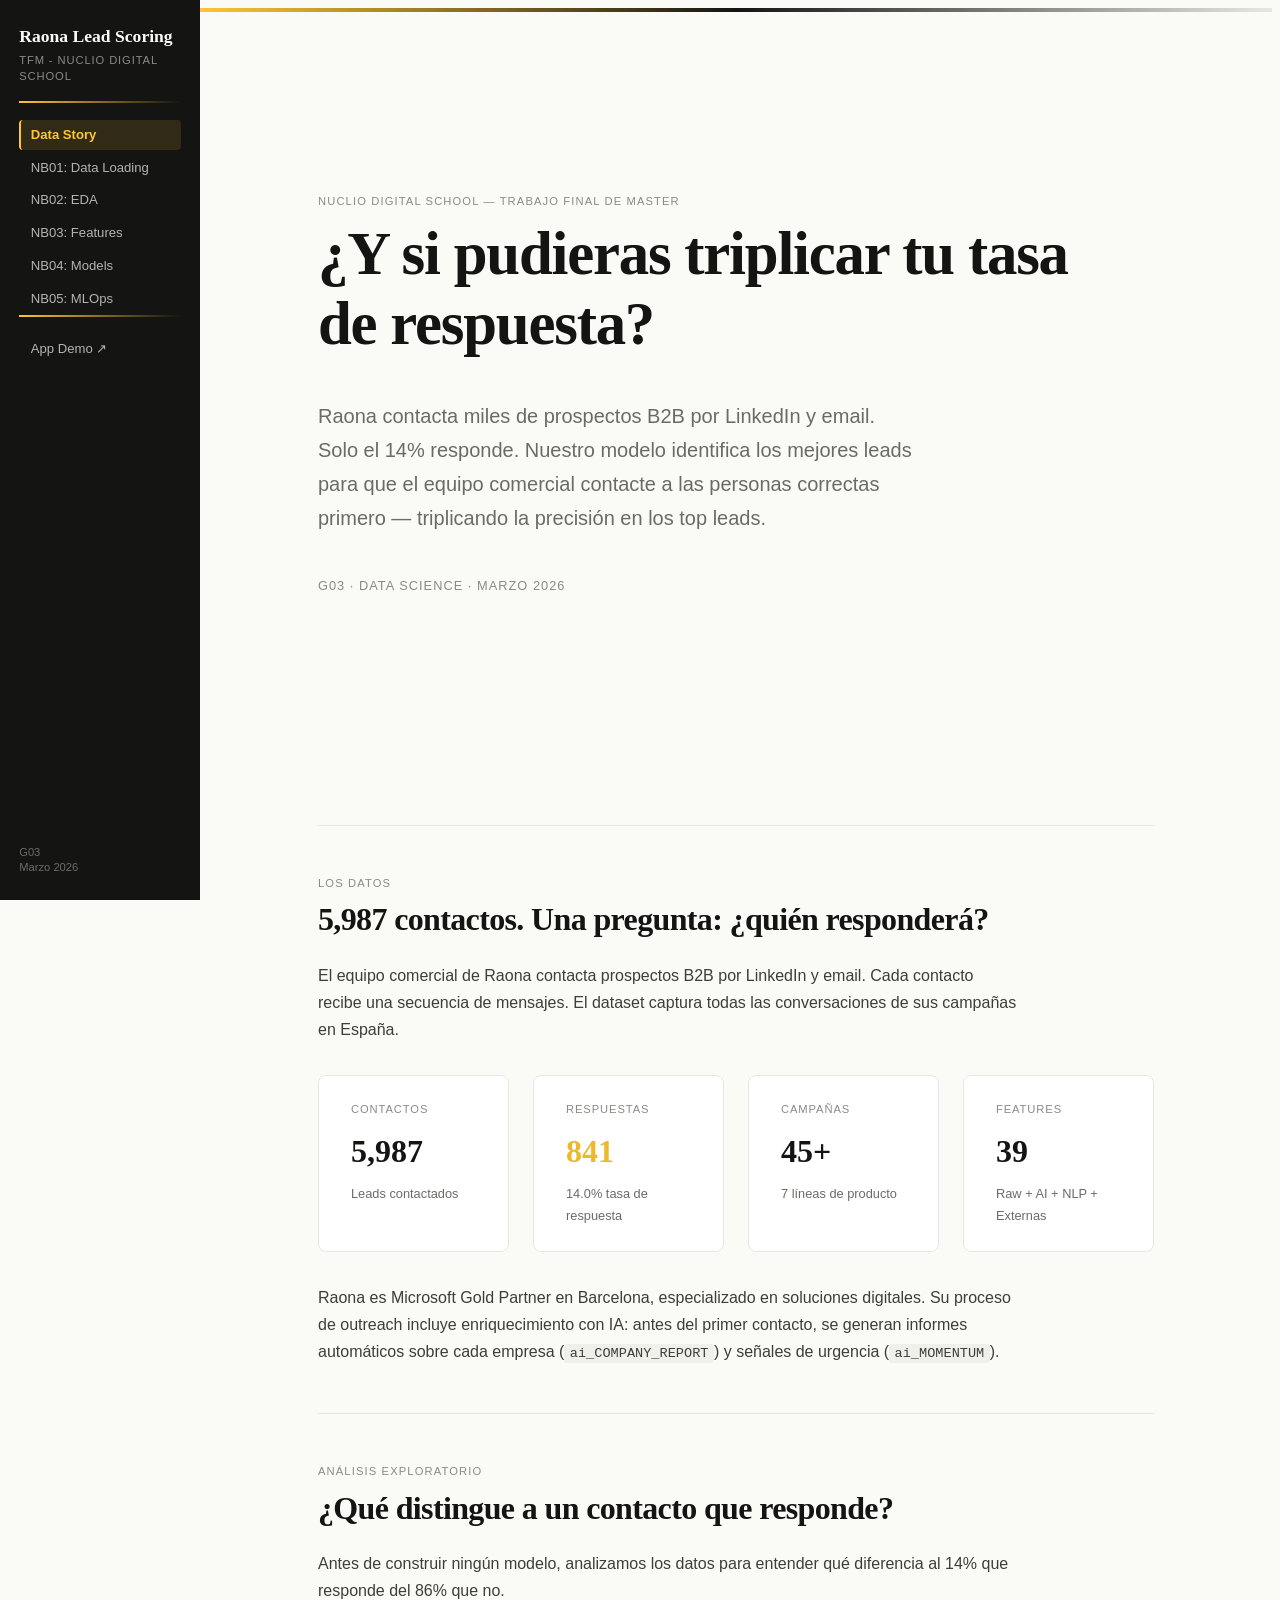
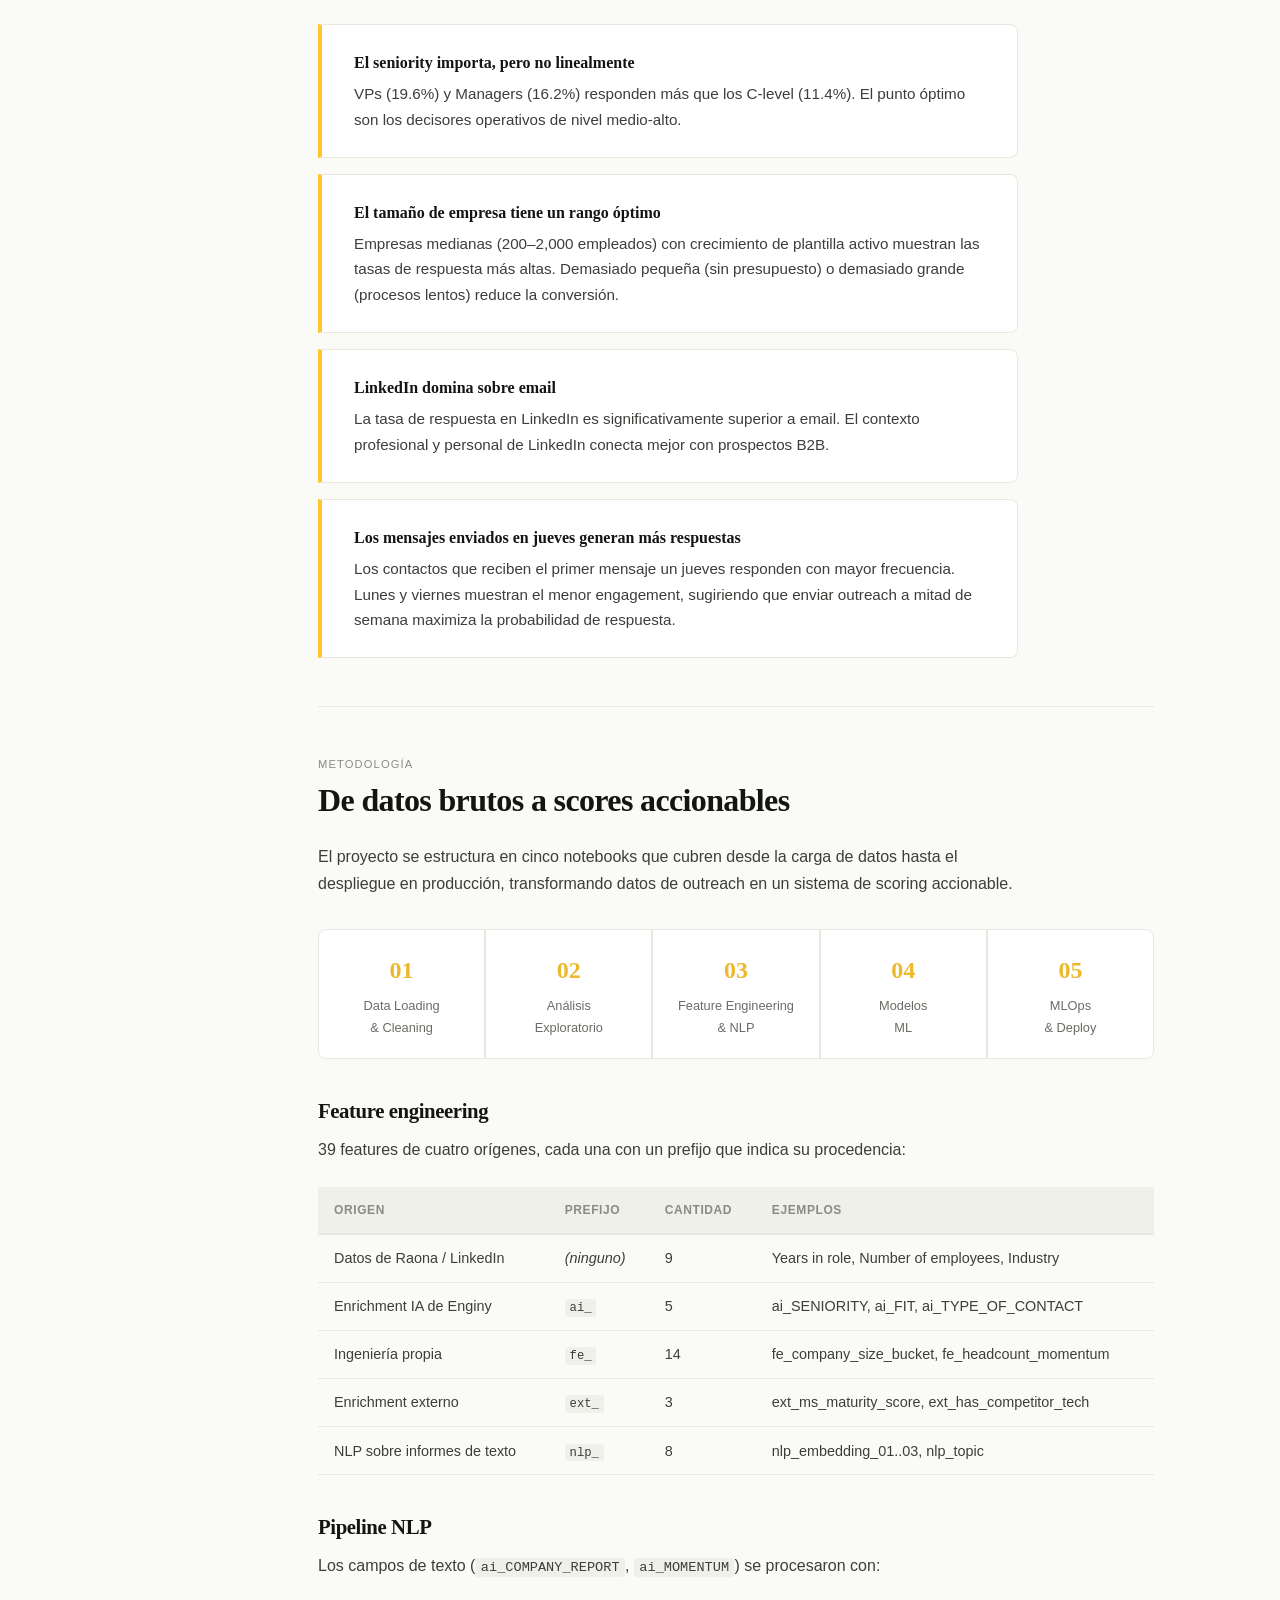
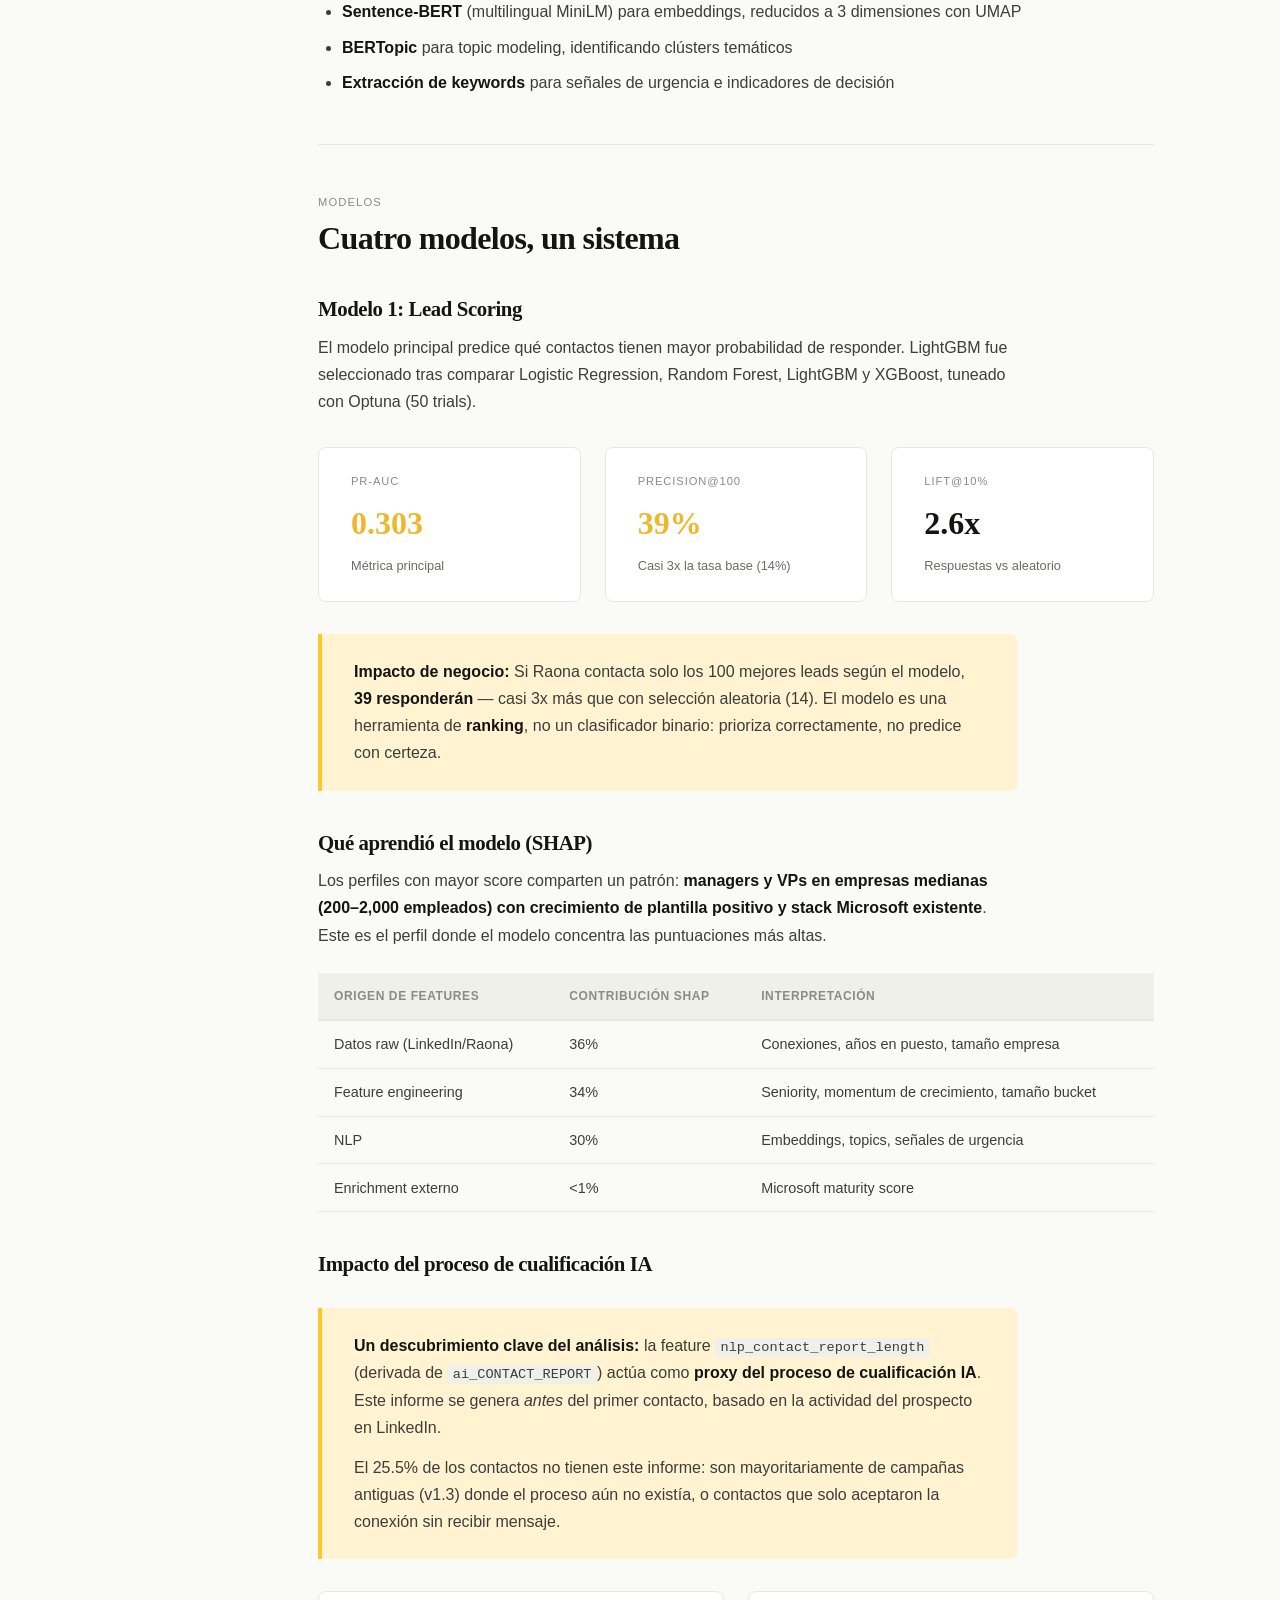
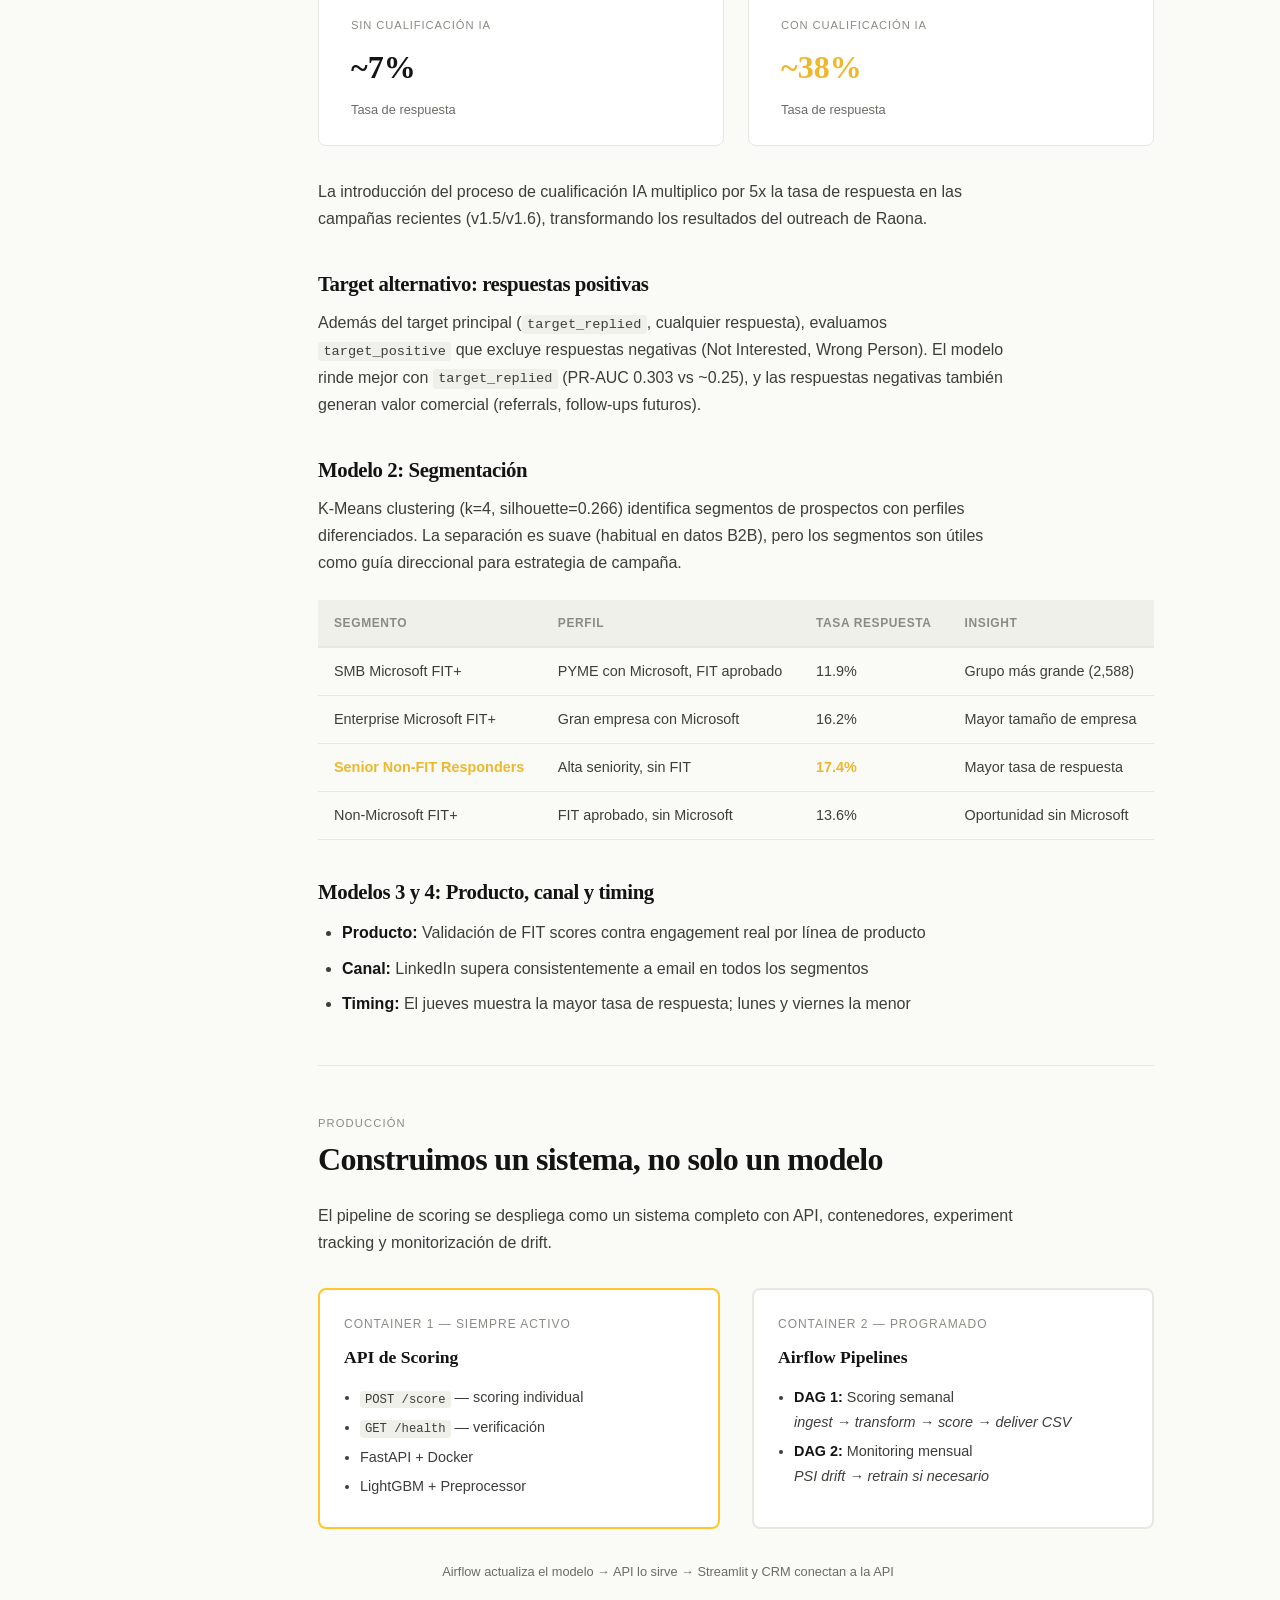
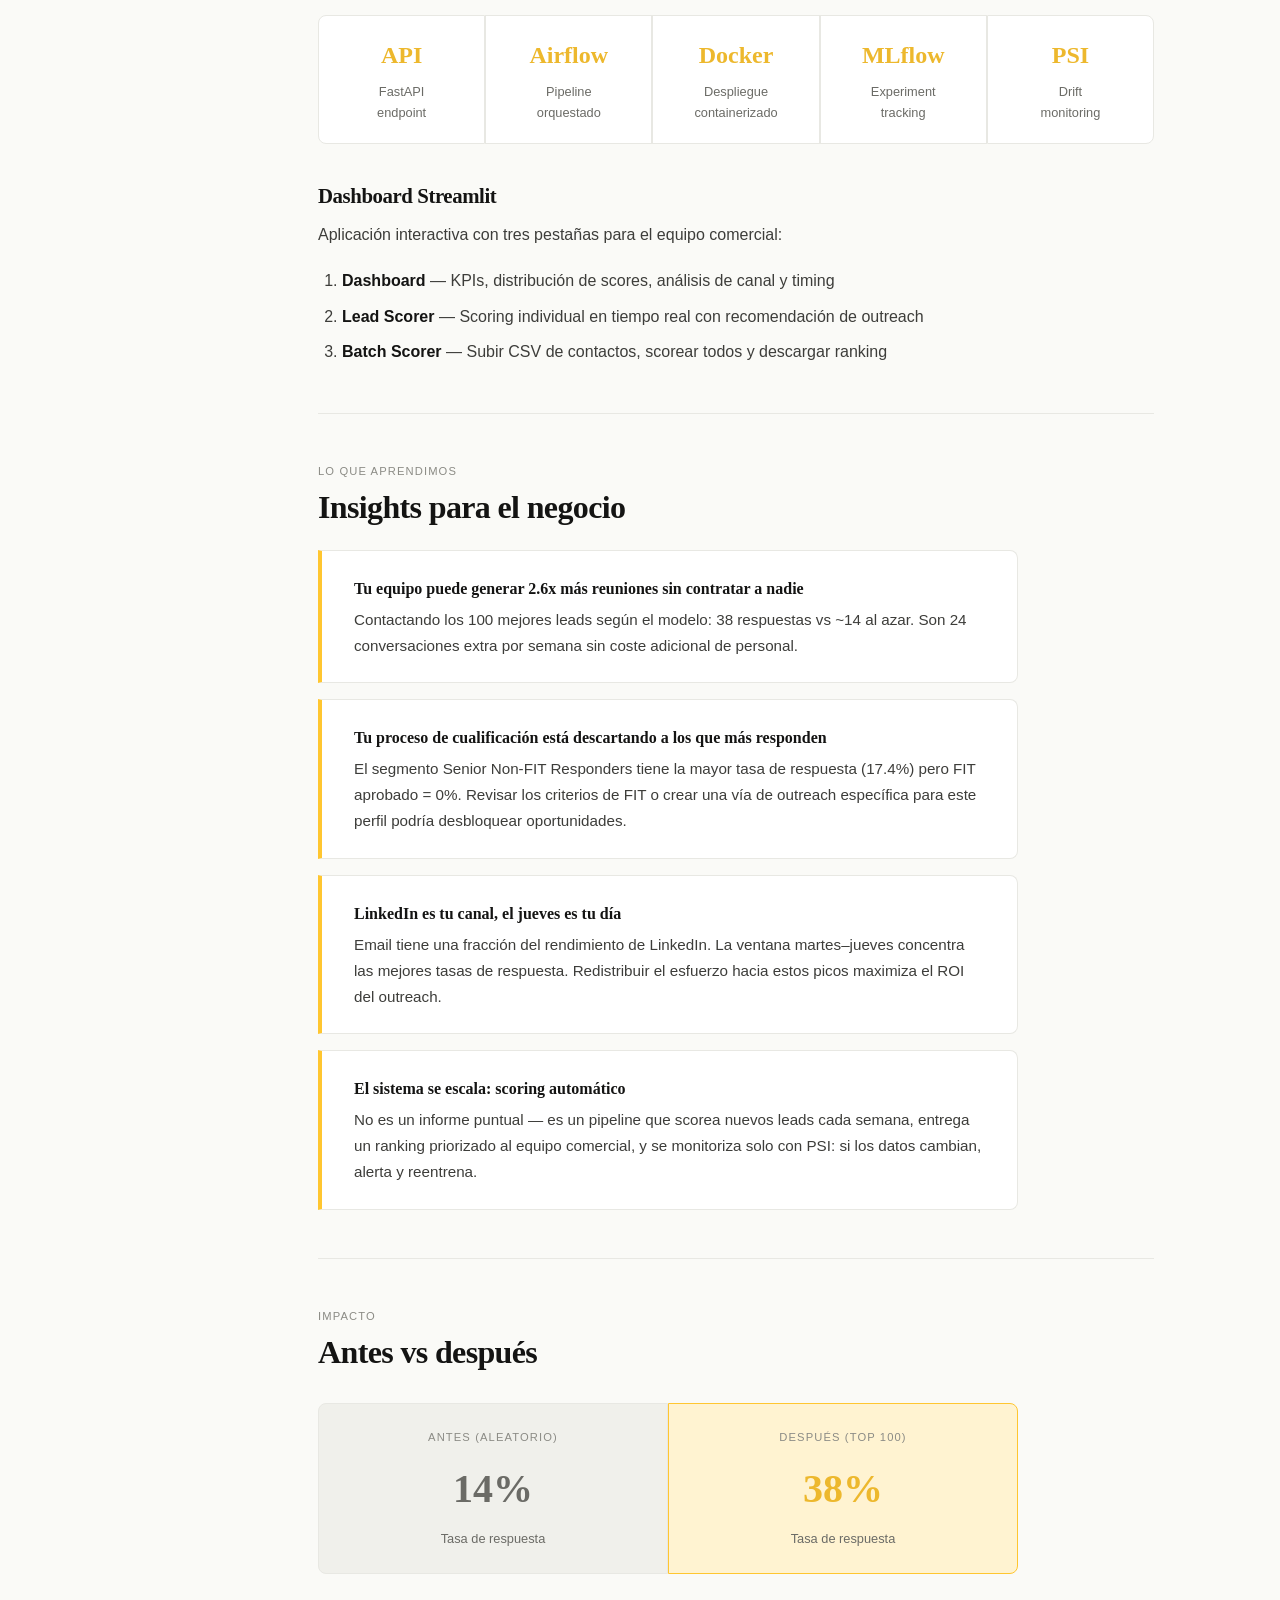
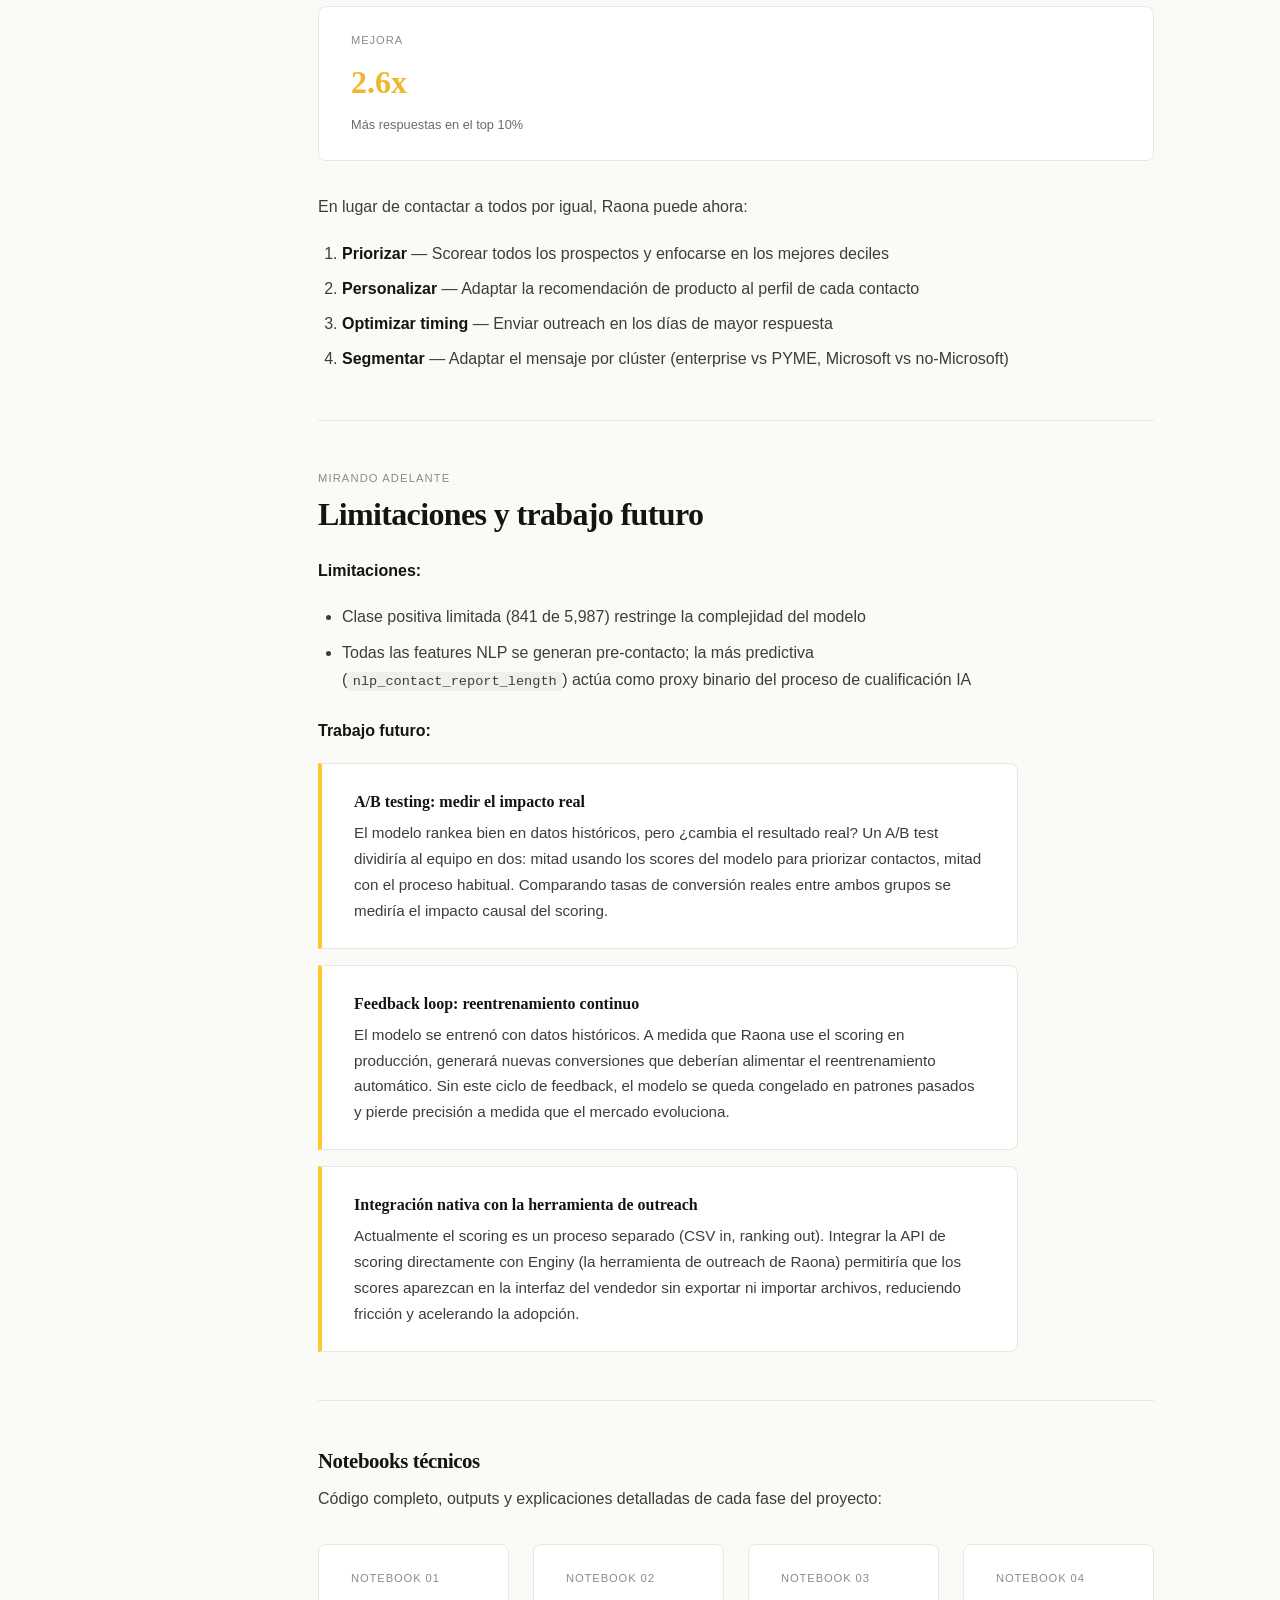
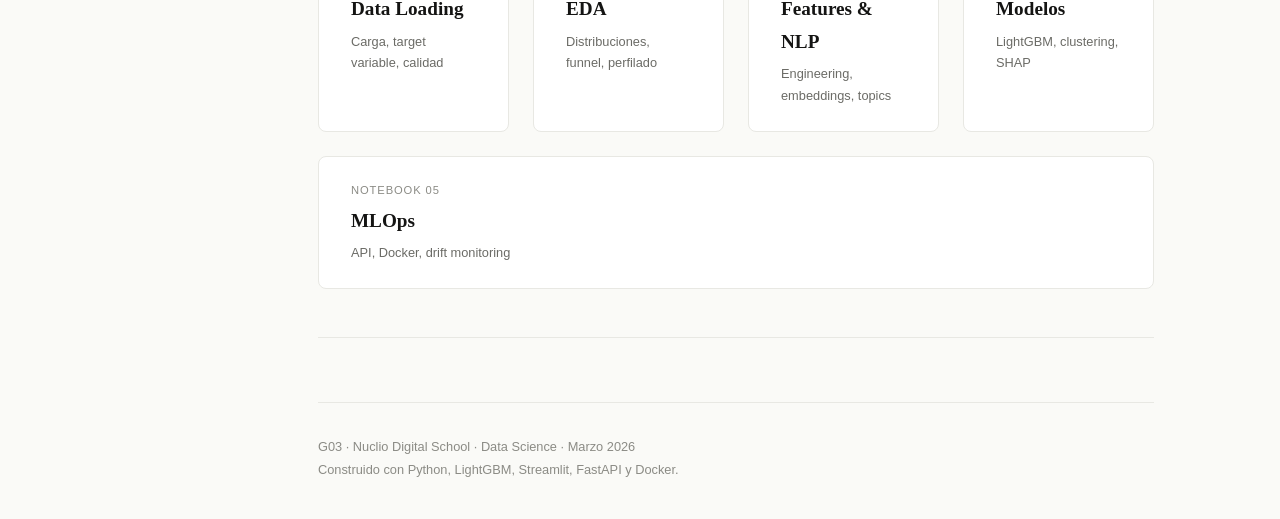
<file: report/index.html>
<!DOCTYPE html>
<html lang="es">
<head>
  <meta charset="UTF-8">
  <meta name="viewport" content="width=device-width, initial-scale=1.0">
  <title>Raona Lead Scoring</title>
  <style>
*, *::before, *::after {
  box-sizing: border-box;
}

.page-content {
  margin: 0;
  padding: 0;
}
.page-content *, .page-content *::before, .page-content *::after {
  margin: 0;
  padding: 0;
}

:root {
  --ivory: #FAFAF7;
  --black: #141413;
  --text: #3D3D3A;
  --text-muted: #6B6B66;
  --text-subtle: #8B8B85;
  --border: #E8E8E3;
  --surface: #FFFFFF;
  --bg-alt: #F0F0EB;
  --gold: #FFC630;
  --gold-dark: #EDB82D;
  --gold-light: #FFF3D1;
}

html {
  scroll-behavior: smooth;
}

body {
  background-color: var(--ivory);
  color: var(--text);
  font-family: -apple-system, BlinkMacSystemFont, 'Segoe UI', 'Helvetica Neue', Arial, sans-serif;
  font-size: 1rem;
  line-height: 1.7;
  -webkit-font-smoothing: antialiased;
}

.container {
  max-width: 900px;
  margin: 0 auto;
  padding: 0 2rem;
}

.page-content h1, .page-content h2, .page-content h3, .page-content h4 {
  font-family: 'Georgia', 'Times New Roman', serif;
  color: var(--black);
  font-weight: 700;
  letter-spacing: -0.02em;
  line-height: 1.15;
}

.page-content h1 { font-size: 3.2rem; margin-bottom: 1rem; }
.page-content h2 {
  font-size: 2rem;
  margin-top: 4rem;
  margin-bottom: 1.5rem;
  padding-top: 2rem;
  border-top: 1px solid var(--border);
}
.page-content h3 { font-size: 1.3rem; margin-top: 2.5rem; margin-bottom: 0.8rem; }

.page-content p { margin-bottom: 1.2rem; max-width: 700px; }
.page-content strong { color: var(--black); }
.page-content ul, .page-content ol { margin: 1rem 0 1.5rem 1.5rem; max-width: 700px; }
.page-content li { margin-bottom: 0.5rem; }
.page-content code {
  font-family: 'SF Mono', 'Menlo', monospace;
  font-size: 0.85em;
  background: var(--bg-alt);
  padding: 0.15em 0.4em;
  border-radius: 3px;
}

.top-bar {
  height: 4px;
  background: linear-gradient(90deg, var(--gold) 0%, var(--black) 50%, var(--border) 100%);
}

.section-label {
  font-family: -apple-system, BlinkMacSystemFont, sans-serif;
  font-size: 0.7rem;
  text-transform: uppercase;
  letter-spacing: 0.1em;
  color: var(--text-subtle);
  margin-bottom: 0.5rem;
}

.section-hero {
  min-height: 85vh;
  display: flex;
  flex-direction: column;
  justify-content: center;
  padding: 4rem 0;
}
.section-hero h1 { font-size: 3.8rem; max-width: 800px; }
.section-hero .subtitle {
  font-size: 1.25rem;
  color: var(--text-muted);
  max-width: 600px;
  line-height: 1.7;
  margin-top: 1.5rem;
}
.section-hero .meta {
  font-size: 0.8rem;
  color: var(--text-subtle);
  text-transform: uppercase;
  letter-spacing: 0.08em;
  margin-top: 2.5rem;
}

.stat-row {
  display: flex;
  gap: 1.5rem;
  margin: 2rem 0;
  flex-wrap: wrap;
}
.stat-card {
  background: var(--surface);
  border: 1px solid var(--border);
  border-radius: 8px;
  padding: 1.5rem 2rem;
  flex: 1;
  min-width: 160px;
}
.stat-card .label {
  font-size: 0.7rem;
  text-transform: uppercase;
  letter-spacing: 0.08em;
  color: var(--text-subtle);
  margin-bottom: 0.3rem;
}
.stat-card .value {
  font-family: 'Georgia', serif;
  font-size: 2rem;
  font-weight: 700;
  color: var(--black);
}
.stat-card .value.gold { color: var(--gold-dark); }
.stat-card .detail {
  font-size: 0.8rem;
  color: var(--text-muted);
  margin-top: 0.3rem;
}

.highlight-box {
  background: var(--gold-light);
  border-left: 4px solid var(--gold);
  padding: 1.5rem 2rem;
  border-radius: 0 8px 8px 0;
  margin: 2rem 0;
  max-width: 700px;
}
.highlight-box p { margin-bottom: 0; }

.insight-card {
  background: var(--surface);
  border: 1px solid var(--border);
  border-left: 4px solid var(--gold);
  border-radius: 0 8px 8px 0;
  padding: 1.5rem 2rem;
  margin: 1rem 0;
  max-width: 700px;
}
.insight-card .insight-title {
  font-family: 'Georgia', serif;
  font-weight: 600;
  font-size: 1rem;
  color: var(--black);
  margin-bottom: 0.3rem;
}
.insight-card p { margin-bottom: 0; font-size: 0.95rem; }

.pipeline {
  display: flex;
  gap: 0;
  margin: 2rem 0;
  flex-wrap: wrap;
}
.pipeline-step {
  background: var(--surface);
  border: 1px solid var(--border);
  padding: 1.2rem 1.5rem;
  flex: 1;
  min-width: 140px;
  text-align: center;
}
.pipeline-step:first-child { border-radius: 8px 0 0 8px; }
.pipeline-step:last-child { border-radius: 0 8px 8px 0; }
.pipeline-step .step-num {
  font-family: 'Georgia', serif;
  font-size: 1.5rem;
  font-weight: 700;
  color: var(--gold-dark);
}
.pipeline-step .step-label {
  font-size: 0.8rem;
  color: var(--text-muted);
  margin-top: 0.3rem;
}

.page-content table {
  border-collapse: collapse;
  width: 100%;
  max-width: 860px;
  margin: 1.5rem 0;
  font-size: 0.9rem;
}
.page-content th {
  background: var(--bg-alt);
  font-weight: 600;
  text-align: left;
  padding: 0.8rem 1rem;
  border-bottom: 2px solid var(--border);
  font-size: 0.75rem;
  text-transform: uppercase;
  letter-spacing: 0.05em;
  color: var(--text-subtle);
}
.page-content td {
  padding: 0.7rem 1rem;
  border-bottom: 1px solid var(--border);
}
.page-content tr:hover { background-color: var(--gold-light); }

/* Architecture diagram */
.arch-diagram {
  display: flex;
  gap: 2rem;
  margin: 2rem 0;
  flex-wrap: wrap;
}
.arch-box {
  background: var(--surface);
  border: 2px solid var(--border);
  border-radius: 8px;
  padding: 1.5rem;
  flex: 1;
  min-width: 280px;
}
.arch-box.primary { border-color: var(--gold); }
.arch-box .arch-title {
  font-family: 'Georgia', serif;
  font-weight: 700;
  font-size: 1.1rem;
  color: var(--black);
  margin-bottom: 0.8rem;
}
.arch-box .arch-subtitle {
  font-size: 0.75rem;
  text-transform: uppercase;
  letter-spacing: 0.08em;
  color: var(--text-subtle);
  margin-bottom: 0.5rem;
}
.arch-box ul {
  margin: 0.5rem 0 0 1rem;
  font-size: 0.9rem;
}
.arch-box li { margin-bottom: 0.3rem; }
.arch-connector {
  text-align: center;
  font-size: 0.8rem;
  color: var(--text-muted);
  margin: 1rem 0;
  max-width: 700px;
}

/* Before/After */
.before-after {
  display: flex;
  gap: 0;
  margin: 2rem 0;
  max-width: 700px;
}
.before-after .ba-card {
  flex: 1;
  padding: 1.5rem 2rem;
  text-align: center;
}
.before-after .ba-card.before {
  background: var(--bg-alt);
  border: 1px solid var(--border);
  border-radius: 8px 0 0 8px;
}
.before-after .ba-card.after {
  background: var(--gold-light);
  border: 1px solid var(--gold);
  border-radius: 0 8px 8px 0;
}
.before-after .ba-label {
  font-size: 0.7rem;
  text-transform: uppercase;
  letter-spacing: 0.1em;
  color: var(--text-subtle);
  margin-bottom: 0.5rem;
}
.before-after .ba-value {
  font-family: 'Georgia', serif;
  font-size: 2.5rem;
  font-weight: 700;
}
.before-after .ba-card.before .ba-value { color: var(--text-muted); }
.before-after .ba-card.after .ba-value { color: var(--gold-dark); }
.before-after .ba-detail {
  font-size: 0.8rem;
  color: var(--text-muted);
  margin-top: 0.3rem;
}

.page-content hr {
  border: none;
  border-top: 1px solid var(--border);
  margin: 3rem 0;
}

.footer {
  margin-top: 4rem;
  padding: 2rem 0;
  border-top: 1px solid var(--border);
  font-size: 0.8rem;
  color: var(--text-subtle);
  line-height: 1.8;
}

@media (max-width: 768px) {
  h1 { font-size: 2.2rem; }
  .section-hero h1 { font-size: 2.6rem; }
  .stat-row { flex-direction: column; }
  .pipeline { flex-direction: column; }
  .pipeline-step { border-radius: 0 !important; }
  .pipeline-step:first-child { border-radius: 8px 8px 0 0 !important; }
  .pipeline-step:last-child { border-radius: 0 0 8px 8px !important; }
  .arch-diagram { flex-direction: column; }
  .before-after { flex-direction: column; }
  .before-after .ba-card.before { border-radius: 8px 8px 0 0; }
  .before-after .ba-card.after { border-radius: 0 0 8px 8px; }
}

/* Sidebar - isolated from page styles */
#sidebar-nav {
    all: initial;
    position: fixed; top: 0; left: 0; width: 200px; height: 100vh;
    background: #141413; color: #B5B5AE; padding: 1.5rem 1.2rem;
    box-sizing: border-box; z-index: 9999;
    font-family: -apple-system, BlinkMacSystemFont, 'Segoe UI', sans-serif;
    font-size: 0.82rem; line-height: 1.4;
    display: flex; flex-direction: column; overflow-y: auto;
}
#sidebar-nav * {
    all: unset;
    box-sizing: border-box;
}
#sidebar-nav .sidebar-title {
    display: block;
    font-family: Georgia, serif; font-size: 1.1rem; color: #FAFAF7;
    font-weight: 700; margin-bottom: 0.3rem;
}
#sidebar-nav .sidebar-subtitle {
    display: block;
    font-size: 0.7rem; color: #8B8B85; text-transform: uppercase;
    letter-spacing: 0.08em; margin-bottom: 1rem;
}
#sidebar-nav .sidebar-divider {
    display: block;
    height: 2px; background: linear-gradient(90deg, #FFC630, #141413);
    margin: 0 0 1rem 0; border: none;
}
#sidebar-nav a {
    display: block; color: #B5B5AE; text-decoration: none;
    padding: 0.35rem 0.6rem; margin: 0.1rem 0; border-radius: 4px;
    border-left: 2px solid transparent; font-size: 0.82rem;
    transition: all 0.15s; cursor: pointer;
}
#sidebar-nav a:hover {
    color: #FAFAF7; border-left-color: #FFC630; background: rgba(255,198,48,0.08);
}
#sidebar-nav a.sidebar-active {
    color: #FFC630; font-weight: 600; border-left-color: #FFC630;
    background: rgba(255,198,48,0.12);
}
#sidebar-nav .sidebar-footer {
    display: block;
    margin-top: auto; padding-top: 1rem; font-size: 0.7rem; color: #6B6B66;
}
body { margin-left: 200px !important; }
  </style>
</head>
<body>
<nav id="sidebar-nav">
<div class="sidebar-title">Raona Lead Scoring</div>
<div class="sidebar-subtitle">TFM - Nuclio Digital School</div>
<hr class="sidebar-divider">
  <a href="index.html" class="sidebar-active">Data Story</a>
  <a href="nb01_data_loading.html">NB01: Data Loading</a>
  <a href="nb02_eda.html">NB02: EDA</a>
  <a href="nb03_feature_engineering.html">NB03: Features</a>
  <a href="nb04_models.html">NB04: Models</a>
  <a href="nb05_mlops.html">NB05: MLOps</a>
  <hr class="sidebar-divider">
  <a href="https://raona-lead-scoring.streamlit.app" target="_blank">App Demo &#8599;</a>
<div class="sidebar-footer">G03<br>Marzo 2026</div>
</nav>

<div class="page-content">
<div class="top-bar"></div>

<div class="container">

<!-- ===== HERO ===== -->
<div class="section-hero">
  <div class="section-label">Nuclio Digital School &mdash; Trabajo Final de Master</div>
  <h1>&iquest;Y si pudieras triplicar tu tasa de respuesta?</h1>
  <div class="subtitle">
    Raona contacta miles de prospectos B2B por LinkedIn y email. Solo el 14% responde.
    Nuestro modelo identifica los mejores leads para que el equipo comercial contacte
    a las personas correctas primero &mdash; triplicando la precisi&oacute;n en los top leads.
  </div>
  <div class="meta">
    G03 &middot; Data Science &middot; Marzo 2026
  </div>
</div>

<hr>

<!-- ===== LOS DATOS ===== -->
<div class="section-label">Los datos</div>
<h2 style="border:none;padding:0;margin-top:0.5rem;">5,987 contactos. Una pregunta: &iquest;qui&eacute;n responder&aacute;?</h2>

<p>
  El equipo comercial de Raona contacta prospectos B2B por LinkedIn y email.
  Cada contacto recibe una secuencia de mensajes.
  El dataset captura todas las conversaciones de sus campa&ntilde;as en Espa&ntilde;a.
</p>

<div class="stat-row">
  <div class="stat-card">
    <div class="label">Contactos</div>
    <div class="value">5,987</div>
    <div class="detail">Leads contactados</div>
  </div>
  <div class="stat-card">
    <div class="label">Respuestas</div>
    <div class="value gold">841</div>
    <div class="detail">14.0% tasa de respuesta</div>
  </div>
  <div class="stat-card">
    <div class="label">Campa&ntilde;as</div>
    <div class="value">45+</div>
    <div class="detail">7 l&iacute;neas de producto</div>
  </div>
  <div class="stat-card">
    <div class="label">Features</div>
    <div class="value">39</div>
    <div class="detail">Raw + AI + NLP + Externas</div>
  </div>
</div>

<p>
  Raona es Microsoft Gold Partner en Barcelona, especializado en soluciones digitales.
  Su proceso de outreach incluye enriquecimiento con IA: antes del primer contacto, se generan
  informes autom&aacute;ticos sobre cada empresa (<code>ai_COMPANY_REPORT</code>) y se&ntilde;ales
  de urgencia (<code>ai_MOMENTUM</code>).
</p>

<hr>

<!-- ===== ANALISIS EXPLORATORIO ===== -->
<div class="section-label">An&aacute;lisis exploratorio</div>
<h2 style="border:none;padding:0;margin-top:0.5rem;">&iquest;Qu&eacute; distingue a un contacto que responde?</h2>

<p>
  Antes de construir ning&uacute;n modelo, analizamos los datos para entender qu&eacute;
  diferencia al 14% que responde del 86% que no.
</p>

<div class="insight-card">
  <div class="insight-title">El seniority importa, pero no linealmente</div>
  <p>VPs (19.6%) y Managers (16.2%) responden m&aacute;s que los C-level (11.4%).
  El punto &oacute;ptimo son los decisores operativos de nivel medio-alto.</p>
</div>

<div class="insight-card">
  <div class="insight-title">El tama&ntilde;o de empresa tiene un rango &oacute;ptimo</div>
  <p>Empresas medianas (200&ndash;2,000 empleados) con crecimiento de plantilla activo
  muestran las tasas de respuesta m&aacute;s altas. Demasiado peque&ntilde;a (sin presupuesto)
  o demasiado grande (procesos lentos) reduce la conversi&oacute;n.</p>
</div>

<div class="insight-card">
  <div class="insight-title">LinkedIn domina sobre email</div>
  <p>La tasa de respuesta en LinkedIn es significativamente superior a email. El contexto
  profesional y personal de LinkedIn conecta mejor con prospectos B2B.</p>
</div>

<div class="insight-card">
  <div class="insight-title">Los mensajes enviados en jueves generan m&aacute;s respuestas</div>
  <p>Los contactos que reciben el primer mensaje un jueves responden con mayor frecuencia.
  Lunes y viernes muestran el menor engagement, sugiriendo que enviar outreach a mitad
  de semana maximiza la probabilidad de respuesta.</p>
</div>

<hr>

<!-- ===== METODOLOGIA ===== -->
<div class="section-label">Metodolog&iacute;a</div>
<h2 style="border:none;padding:0;margin-top:0.5rem;">De datos brutos a scores accionables</h2>

<p>
  El proyecto se estructura en cinco notebooks que cubren desde la carga de datos
  hasta el despliegue en producci&oacute;n, transformando datos de outreach en un sistema
  de scoring accionable.
</p>

<div class="pipeline">
  <div class="pipeline-step">
    <div class="step-num">01</div>
    <div class="step-label">Data Loading<br>&amp; Cleaning</div>
  </div>
  <div class="pipeline-step">
    <div class="step-num">02</div>
    <div class="step-label">An&aacute;lisis<br>Exploratorio</div>
  </div>
  <div class="pipeline-step">
    <div class="step-num">03</div>
    <div class="step-label">Feature Engineering<br>&amp; NLP</div>
  </div>
  <div class="pipeline-step">
    <div class="step-num">04</div>
    <div class="step-label">Modelos<br>ML</div>
  </div>
  <div class="pipeline-step">
    <div class="step-num">05</div>
    <div class="step-label">MLOps<br>&amp; Deploy</div>
  </div>
</div>

<h3>Feature engineering</h3>

<p>39 features de cuatro or&iacute;genes, cada una con un prefijo que indica su procedencia:</p>

<table>
  <thead>
    <tr><th>Origen</th><th>Prefijo</th><th>Cantidad</th><th>Ejemplos</th></tr>
  </thead>
  <tbody>
    <tr><td>Datos de Raona / LinkedIn</td><td><em>(ninguno)</em></td><td>9</td><td>Years in role, Number of employees, Industry</td></tr>
    <tr><td>Enrichment IA de Enginy</td><td><code>ai_</code></td><td>5</td><td>ai_SENIORITY, ai_FIT, ai_TYPE_OF_CONTACT</td></tr>
    <tr><td>Ingenier&iacute;a propia</td><td><code>fe_</code></td><td>14</td><td>fe_company_size_bucket, fe_headcount_momentum</td></tr>
    <tr><td>Enrichment externo</td><td><code>ext_</code></td><td>3</td><td>ext_ms_maturity_score, ext_has_competitor_tech</td></tr>
    <tr><td>NLP sobre informes de texto</td><td><code>nlp_</code></td><td>8</td><td>nlp_embedding_01..03, nlp_topic</td></tr>
  </tbody>
</table>

<h3>Pipeline NLP</h3>

<p>Los campos de texto (<code>ai_COMPANY_REPORT</code>, <code>ai_MOMENTUM</code>) se procesaron con:</p>

<ul>
  <li><strong>Sentence-BERT</strong> (multilingual MiniLM) para embeddings, reducidos a 3 dimensiones con UMAP</li>
  <li><strong>BERTopic</strong> para topic modeling, identificando cl&uacute;sters tem&aacute;ticos</li>
  <li><strong>Extracci&oacute;n de keywords</strong> para se&ntilde;ales de urgencia e indicadores de decisi&oacute;n</li>
</ul>

<hr>

<!-- ===== MODELOS ===== -->
<div class="section-label">Modelos</div>
<h2 style="border:none;padding:0;margin-top:0.5rem;">Cuatro modelos, un sistema</h2>

<h3>Modelo 1: Lead Scoring</h3>

<p>
  El modelo principal predice qu&eacute; contactos tienen mayor probabilidad de responder.
  LightGBM fue seleccionado tras comparar Logistic Regression, Random Forest, LightGBM y XGBoost,
  tuneado con Optuna (50 trials).
</p>

<div class="stat-row">
  <div class="stat-card">
    <div class="label">PR-AUC</div>
    <div class="value gold">0.303</div>
    <div class="detail">M&eacute;trica principal</div>
  </div>
  <div class="stat-card">
    <div class="label">Precision@100</div>
    <div class="value gold">39%</div>
    <div class="detail">Casi 3x la tasa base (14%)</div>
  </div>
  <div class="stat-card">
    <div class="label">Lift@10%</div>
    <div class="value">2.6x</div>
    <div class="detail">Respuestas vs aleatorio</div>
  </div>
</div>

<div class="highlight-box">
  <p><strong>Impacto de negocio:</strong> Si Raona contacta solo los 100 mejores leads seg&uacute;n
  el modelo, <strong>39 responder&aacute;n</strong> &mdash; casi 3x m&aacute;s que con
  selecci&oacute;n aleatoria (14). El modelo es una herramienta de <strong>ranking</strong>,
  no un clasificador binario: prioriza correctamente, no predice con certeza.</p>
</div>

<h3>Qu&eacute; aprendi&oacute; el modelo (SHAP)</h3>

<p>
  Los perfiles con mayor score comparten un patr&oacute;n: <strong>managers y VPs en empresas
  medianas (200&ndash;2,000 empleados) con crecimiento de plantilla positivo y stack Microsoft
  existente</strong>. Este es el perfil donde el modelo concentra las puntuaciones m&aacute;s altas.
</p>

<table>
  <thead>
    <tr><th>Origen de features</th><th>Contribuci&oacute;n SHAP</th><th>Interpretaci&oacute;n</th></tr>
  </thead>
  <tbody>
    <tr><td>Datos raw (LinkedIn/Raona)</td><td>36%</td><td>Conexiones, a&ntilde;os en puesto, tama&ntilde;o empresa</td></tr>
    <tr><td>Feature engineering</td><td>34%</td><td>Seniority, momentum de crecimiento, tama&ntilde;o bucket</td></tr>
    <tr><td>NLP</td><td>30%</td><td>Embeddings, topics, se&ntilde;ales de urgencia</td></tr>
    <tr><td>Enrichment externo</td><td>&lt;1%</td><td>Microsoft maturity score</td></tr>
  </tbody>
</table>

<h3>Impacto del proceso de cualificaci&oacute;n IA</h3>

<div class="highlight-box">
  <p><strong>Un descubrimiento clave del an&aacute;lisis:</strong> la feature
  <code>nlp_contact_report_length</code> (derivada de <code>ai_CONTACT_REPORT</code>) act&uacute;a
  como <strong>proxy del proceso de cualificaci&oacute;n IA</strong>. Este informe se genera
  <em>antes</em> del primer contacto, basado en la actividad del prospecto en LinkedIn.</p>
  <p style="margin-top:0.8rem;">El 25.5% de los contactos no tienen este informe: son mayoritariamente
  de campa&ntilde;as antiguas (v1.3) donde el proceso a&uacute;n no exist&iacute;a, o contactos
  que solo aceptaron la conexi&oacute;n sin recibir mensaje.</p>
</div>

<div class="stat-row">
  <div class="stat-card">
    <div class="label">Sin cualificaci&oacute;n IA</div>
    <div class="value">~7%</div>
    <div class="detail">Tasa de respuesta</div>
  </div>
  <div class="stat-card">
    <div class="label">Con cualificaci&oacute;n IA</div>
    <div class="value gold">~38%</div>
    <div class="detail">Tasa de respuesta</div>
  </div>
</div>

<p>La introducci&oacute;n del proceso de cualificaci&oacute;n IA multiplico por 5x la tasa
de respuesta en las campa&ntilde;as recientes (v1.5/v1.6), transformando los resultados
del outreach de Raona.</p>

<h3>Target alternativo: respuestas positivas</h3>

<p>
  Adem&aacute;s del target principal (<code>target_replied</code>, cualquier respuesta),
  evaluamos <code>target_positive</code> que excluye respuestas negativas (Not Interested,
  Wrong Person). El modelo rinde mejor con <code>target_replied</code>
  (PR-AUC 0.303 vs ~0.25), y las respuestas negativas tambi&eacute;n generan valor
  comercial (referrals, follow-ups futuros).
</p>

<h3>Modelo 2: Segmentaci&oacute;n</h3>

<p>K-Means clustering (k=4, silhouette=0.266) identifica segmentos de prospectos con
perfiles diferenciados. La separaci&oacute;n es suave (habitual en datos B2B), pero
los segmentos son &uacute;tiles como gu&iacute;a direccional para estrategia de campa&ntilde;a.</p>

<table>
  <thead>
    <tr><th>Segmento</th><th>Perfil</th><th>Tasa respuesta</th><th>Insight</th></tr>
  </thead>
  <tbody>
    <tr><td>SMB Microsoft FIT+</td><td>PYME con Microsoft, FIT aprobado</td><td>11.9%</td><td>Grupo m&aacute;s grande (2,588)</td></tr>
    <tr><td>Enterprise Microsoft FIT+</td><td>Gran empresa con Microsoft</td><td>16.2%</td><td>Mayor tama&ntilde;o de empresa</td></tr>
    <tr><td style="font-weight:600;color:var(--gold-dark)">Senior Non-FIT Responders</td><td>Alta seniority, sin FIT</td><td style="font-weight:600;color:var(--gold-dark)">17.4%</td><td>Mayor tasa de respuesta</td></tr>
    <tr><td>Non-Microsoft FIT+</td><td>FIT aprobado, sin Microsoft</td><td>13.6%</td><td>Oportunidad sin Microsoft</td></tr>
  </tbody>
</table>

<h3>Modelos 3 y 4: Producto, canal y timing</h3>

<ul>
  <li><strong>Producto:</strong> Validaci&oacute;n de FIT scores contra engagement real por l&iacute;nea de producto</li>
  <li><strong>Canal:</strong> LinkedIn supera consistentemente a email en todos los segmentos</li>
  <li><strong>Timing:</strong> El jueves muestra la mayor tasa de respuesta; lunes y viernes la menor</li>
</ul>

<hr>

<!-- ===== PRODUCCION ===== -->
<div class="section-label">Producci&oacute;n</div>
<h2 style="border:none;padding:0;margin-top:0.5rem;">Construimos un sistema, no solo un modelo</h2>

<p>
  El pipeline de scoring se despliega como un sistema completo con API, contenedores,
  experiment tracking y monitorizaci&oacute;n de drift.
</p>

<div class="arch-diagram">
  <div class="arch-box primary">
    <div class="arch-subtitle">Container 1 &mdash; siempre activo</div>
    <div class="arch-title">API de Scoring</div>
    <ul>
      <li><code>POST /score</code> &mdash; scoring individual</li>
      <li><code>GET /health</code> &mdash; verificaci&oacute;n</li>
      <li>FastAPI + Docker</li>
      <li>LightGBM + Preprocessor</li>
    </ul>
  </div>
  <div class="arch-box">
    <div class="arch-subtitle">Container 2 &mdash; programado</div>
    <div class="arch-title">Airflow Pipelines</div>
    <ul>
      <li><strong>DAG 1:</strong> Scoring semanal<br><em>ingest &rarr; transform &rarr; score &rarr; deliver CSV</em></li>
      <li><strong>DAG 2:</strong> Monitoring mensual<br><em>PSI drift &rarr; retrain si necesario</em></li>
    </ul>
  </div>
</div>

<div class="arch-connector">
  Airflow actualiza el modelo &rarr; API lo sirve &rarr; Streamlit y CRM conectan a la API
</div>

<div class="pipeline">
  <div class="pipeline-step">
    <div class="step-num">API</div>
    <div class="step-label">FastAPI<br>endpoint</div>
  </div>
  <div class="pipeline-step">
    <div class="step-num">Airflow</div>
    <div class="step-label">Pipeline<br>orquestado</div>
  </div>
  <div class="pipeline-step">
    <div class="step-num">Docker</div>
    <div class="step-label">Despliegue<br>containerizado</div>
  </div>
  <div class="pipeline-step">
    <div class="step-num">MLflow</div>
    <div class="step-label">Experiment<br>tracking</div>
  </div>
  <div class="pipeline-step">
    <div class="step-num">PSI</div>
    <div class="step-label">Drift<br>monitoring</div>
  </div>
</div>

<h3>Dashboard Streamlit</h3>

<p>Aplicaci&oacute;n interactiva con tres pesta&ntilde;as para el equipo comercial:</p>

<ol>
  <li><strong>Dashboard</strong> &mdash; KPIs, distribuci&oacute;n de scores, an&aacute;lisis de canal y timing</li>
  <li><strong>Lead Scorer</strong> &mdash; Scoring individual en tiempo real con recomendaci&oacute;n de outreach</li>
  <li><strong>Batch Scorer</strong> &mdash; Subir CSV de contactos, scorear todos y descargar ranking</li>
</ol>

<hr>

<!-- ===== INSIGHTS DE NEGOCIO ===== -->
<div class="section-label">Lo que aprendimos</div>
<h2 style="border:none;padding:0;margin-top:0.5rem;">Insights para el negocio</h2>

<div class="insight-card">
  <div class="insight-title">Tu equipo puede generar 2.6x m&aacute;s reuniones sin contratar a nadie</div>
  <p>Contactando los 100 mejores leads seg&uacute;n el modelo: 38 respuestas vs ~14 al azar.
  Son 24 conversaciones extra por semana sin coste adicional de personal.</p>
</div>

<div class="insight-card">
  <div class="insight-title">Tu proceso de cualificaci&oacute;n est&aacute; descartando a los que m&aacute;s responden</div>
  <p>El segmento Senior Non-FIT Responders tiene la mayor tasa de respuesta (17.4%)
  pero FIT aprobado = 0%. Revisar los criterios de FIT o crear una v&iacute;a de
  outreach espec&iacute;fica para este perfil podr&iacute;a desbloquear oportunidades.</p>
</div>

<div class="insight-card">
  <div class="insight-title">LinkedIn es tu canal, el jueves es tu d&iacute;a</div>
  <p>Email tiene una fracci&oacute;n del rendimiento de LinkedIn. La ventana
  martes&ndash;jueves concentra las mejores tasas de respuesta. Redistribuir el esfuerzo
  hacia estos picos maximiza el ROI del outreach.</p>
</div>

<div class="insight-card">
  <div class="insight-title">El sistema se escala: scoring autom&aacute;tico</div>
  <p>No es un informe puntual &mdash; es un pipeline que scorea nuevos leads cada semana,
  entrega un ranking priorizado al equipo comercial, y se monitoriza solo con PSI:
  si los datos cambian, alerta y reentrena.</p>
</div>

<hr>

<!-- ===== IMPACTO ===== -->
<div class="section-label">Impacto</div>
<h2 style="border:none;padding:0;margin-top:0.5rem;">Antes vs despu&eacute;s</h2>

<div class="before-after">
  <div class="ba-card before">
    <div class="ba-label">Antes (aleatorio)</div>
    <div class="ba-value">14%</div>
    <div class="ba-detail">Tasa de respuesta</div>
  </div>
  <div class="ba-card after">
    <div class="ba-label">Despu&eacute;s (top 100)</div>
    <div class="ba-value">38%</div>
    <div class="ba-detail">Tasa de respuesta</div>
  </div>
</div>

<div class="stat-row">
  <div class="stat-card">
    <div class="label">Mejora</div>
    <div class="value gold">2.6x</div>
    <div class="detail">M&aacute;s respuestas en el top 10%</div>
  </div>
</div>

<p>En lugar de contactar a todos por igual, Raona puede ahora:</p>

<ol>
  <li><strong>Priorizar</strong> &mdash; Scorear todos los prospectos y enfocarse en los mejores deciles</li>
  <li><strong>Personalizar</strong> &mdash; Adaptar la recomendaci&oacute;n de producto al perfil de cada contacto</li>
  <li><strong>Optimizar timing</strong> &mdash; Enviar outreach en los d&iacute;as de mayor respuesta</li>
  <li><strong>Segmentar</strong> &mdash; Adaptar el mensaje por cl&uacute;ster (enterprise vs PYME, Microsoft vs no-Microsoft)</li>
</ol>

<hr>

<!-- ===== LIMITACIONES ===== -->
<div class="section-label">Mirando adelante</div>
<h2 style="border:none;padding:0;margin-top:0.5rem;">Limitaciones y trabajo futuro</h2>

<p><strong>Limitaciones:</strong></p>
<ul>
  <li>Clase positiva limitada (841 de 5,987) restringe la complejidad del modelo</li>
  <li>Todas las features NLP se generan pre-contacto; la m&aacute;s predictiva (<code>nlp_contact_report_length</code>) act&uacute;a como proxy binario del proceso de cualificaci&oacute;n IA</li>
</ul>

<p><strong>Trabajo futuro:</strong></p>

<div class="insight-card">
  <div class="insight-title">A/B testing: medir el impacto real</div>
  <p>El modelo rankea bien en datos hist&oacute;ricos, pero &iquest;cambia el resultado real?
  Un A/B test dividir&iacute;a al equipo en dos: mitad usando los scores del modelo para
  priorizar contactos, mitad con el proceso habitual. Comparando tasas de conversi&oacute;n
  reales entre ambos grupos se medir&iacute;a el impacto causal del scoring.</p>
</div>

<div class="insight-card">
  <div class="insight-title">Feedback loop: reentrenamiento continuo</div>
  <p>El modelo se entren&oacute; con datos hist&oacute;ricos. A medida que Raona use el scoring
  en producci&oacute;n, generar&aacute; nuevas conversiones que deber&iacute;an alimentar el
  reentrenamiento autom&aacute;tico. Sin este ciclo de feedback, el modelo se queda congelado
  en patrones pasados y pierde precisi&oacute;n a medida que el mercado evoluciona.</p>
</div>

<div class="insight-card">
  <div class="insight-title">Integraci&oacute;n nativa con la herramienta de outreach</div>
  <p>Actualmente el scoring es un proceso separado (CSV in, ranking out). Integrar la API
  de scoring directamente con Enginy (la herramienta de outreach de Raona) permitir&iacute;a
  que los scores aparezcan en la interfaz del vendedor sin exportar ni importar archivos,
  reduciendo fricci&oacute;n y acelerando la adopci&oacute;n.</p>
</div>

<hr>

<h3>Notebooks t&eacute;cnicos</h3>

<p>C&oacute;digo completo, outputs y explicaciones detalladas de cada fase del proyecto:</p>

<div class="stat-row">
  <a href="nb01_data_loading.html" class="stat-card" style="text-decoration:none; cursor:pointer; transition: border-color 0.2s;">
    <div class="label">Notebook 01</div>
    <div class="value" style="font-size:1.2rem;">Data Loading</div>
    <div class="detail">Carga, target variable, calidad</div>
  </a>
  <a href="nb02_eda.html" class="stat-card" style="text-decoration:none; cursor:pointer; transition: border-color 0.2s;">
    <div class="label">Notebook 02</div>
    <div class="value" style="font-size:1.2rem;">EDA</div>
    <div class="detail">Distribuciones, funnel, perfilado</div>
  </a>
  <a href="nb03_feature_engineering.html" class="stat-card" style="text-decoration:none; cursor:pointer; transition: border-color 0.2s;">
    <div class="label">Notebook 03</div>
    <div class="value" style="font-size:1.2rem;">Features &amp; NLP</div>
    <div class="detail">Engineering, embeddings, topics</div>
  </a>
  <a href="nb04_models.html" class="stat-card" style="text-decoration:none; cursor:pointer; transition: border-color 0.2s;">
    <div class="label">Notebook 04</div>
    <div class="value" style="font-size:1.2rem;">Modelos</div>
    <div class="detail">LightGBM, clustering, SHAP</div>
  </a>
  <a href="nb05_mlops.html" class="stat-card" style="text-decoration:none; cursor:pointer; transition: border-color 0.2s;">
    <div class="label">Notebook 05</div>
    <div class="value" style="font-size:1.2rem;">MLOps</div>
    <div class="detail">API, Docker, drift monitoring</div>
  </a>
</div>

<hr>

<div class="footer">
  G03 &middot; Nuclio Digital School &middot; Data Science &middot; Marzo 2026<br>
  Construido con Python, LightGBM, Streamlit, FastAPI y Docker.
</div>

</div><!-- /container -->
</div><!-- /page-content -->

</body>
</html>
</file>
